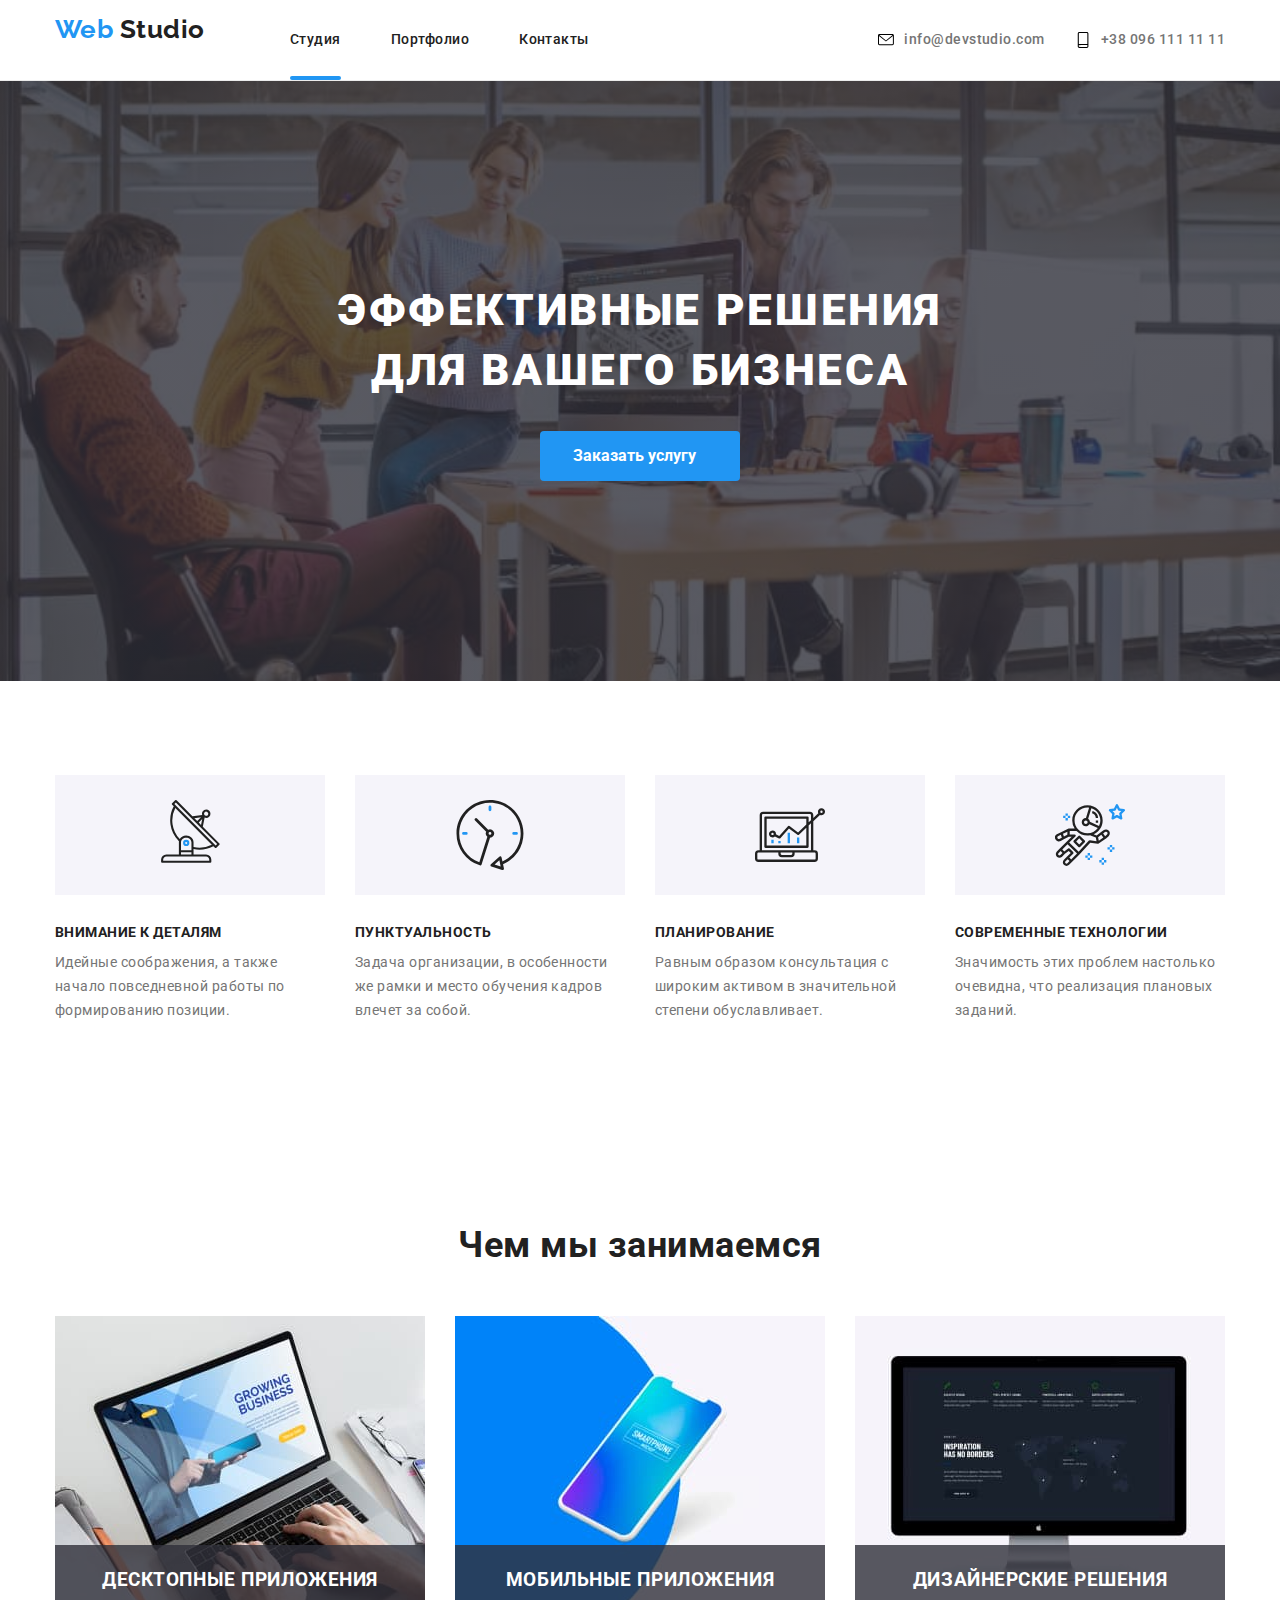
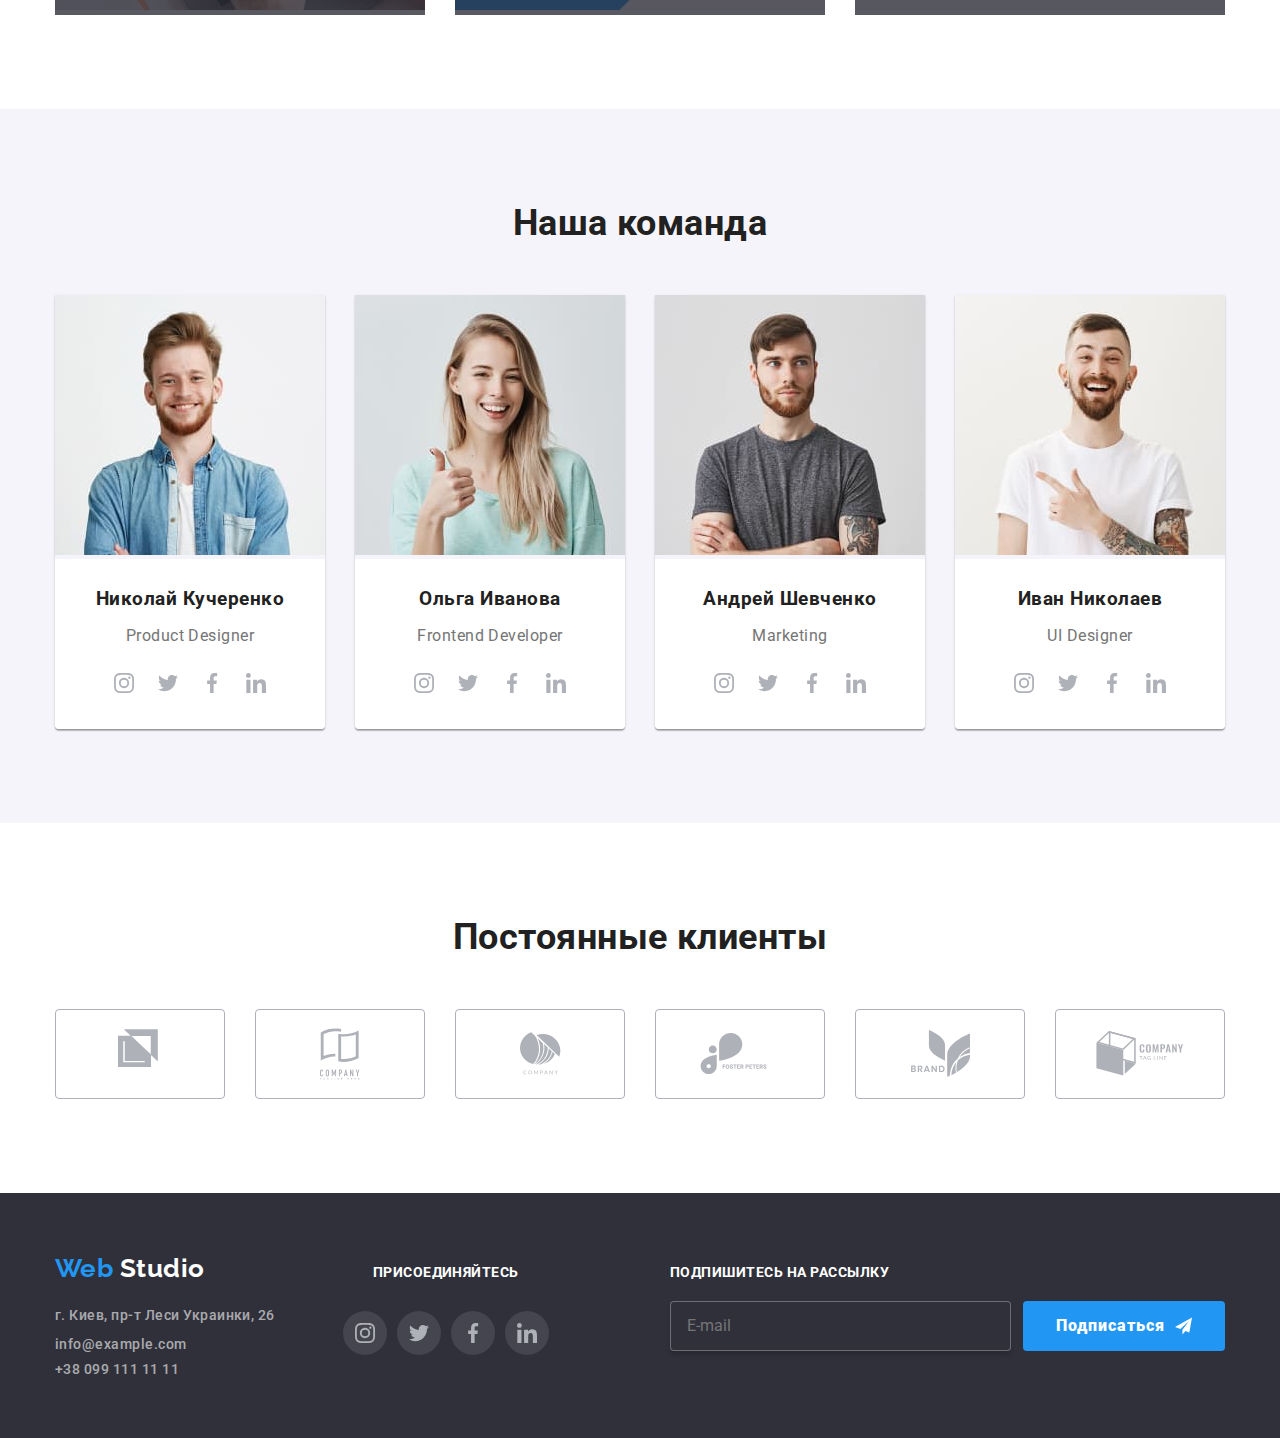
<file: index.html>
<!DOCTYPE html>
<html lang="ru">
  <head>
    <meta charset="UTF-8" />
    <meta name="viewport" content="width=device-width, initial-scale=1.0" />
    <link
      href="https://fonts.googleapis.com/css2?family=Raleway:wght@700&family=Roboto:wght@400;500;700;900&display=swap"
      rel="stylesheet"
    />
    <link
      rel="stylesheet"
      href="https://cdnjs.cloudflare.com/ajax/libs/modern-normalize/0.6.0/modern-normalize.min.css"
    />
    <link rel="stylesheet" href="css/main.min.css" />
    <title>Web Studio</title>
  </head>
  <body>
    <header class="header">
      <div class="container flex-container">
        <nav class="main-nav">
          <a class="logo" href=""
            ><span class="logo header-web">Web</span>
            <span class="logo header-studio">Studio</span>
          </a>

          <ul class="contacts-nav list">
            <li class="item">
              <a href="./index.html" class="contacts-nav-link current"
                >Студия</a
              >
            </li>
            <li class="item">
              <a href="./portfolio.html" class="contacts-nav-link">Портфолио</a>
            </li>
            <li class="item">
              <a href="" class="contacts-nav-link">Контакты</a>
            </li>
          </ul>
        </nav>
        <ul class="address-nav list">
          <li class="item">
            <a href="mailto:info@devstudio.com" class="link"
              ><svg width="16" height="16" class="icon-envelope">
                <use href="./images/sprite.svg#icon-envelope"></use>
              </svg>
              info@devstudio.com</a
            >
          </li>
          <li class="item">
            <a href="tel:+38096111111" class="link"
              ><svg width="16" height="16" class="icon-smartphone">
                <use href="./images/sprite.svg#icon-smartphone"></use></svg
              >+38 096 111 11 11</a
            >
          </li>
        </ul>
      </div>
    </header>
    <main>
      <div class="overlay">
        <section class="hero">
          <div class="container-hero">
            <h1 class="hero-title">
              Эффективные решения <br />
              для вашего бизнеса
            </h1>
            <button class="btn" data-modal-open>Заказать услугу</button>
          </div>
        </section>
      </div>
      <section class="section feature">
        <div class="container">
          <h2 class="section-title visually-hidden">Наши преимущества</h2>

          <ul class="feature-list list flex-container">
            <li class="item">
              <div class="features-layout">
                <svg class="features-icon">
                  <use
                    class="features-icon"
                    href="./images/sprite.svg#icon-antenna"
                  ></use>
                </svg>
              </div>

              <h3 class="title">Внимание к деталям</h3>
              <p class="feature-text">
                Идейные соображения, а также начало повседневной работы по
                формированию позиции.
              </p>
            </li>
            <li class="item">
              <div class="features-layout">
                <svg class="features-icon">
                  <use href="./images/sprite.svg#icon-clock"></use>
                </svg>
              </div>

              <h3 class="title">Пунктуальность</h3>
              <p class="feature-text">
                Задача организации, в особенности же рамки и место обучения
                кадров влечет за собой.
              </p>
            </li>
            <li class="item">
              <div class="features-layout">
                <svg class="features-icon">
                  <use href="./images/sprite.svg#icon-diagram"></use>
                </svg>
              </div>

              <h3 class="title">Планирование</h3>
              <p class="feature-text">
                Равным образом консультация с широким активом в значительной
                степени обуславливает.
              </p>
            </li>
            <li class="item">
              <div class="features-layout">
                <svg class="features-icon">
                  <use href="./images/sprite.svg#icon-astronaut"></use>
                </svg>
              </div>

              <h3 class="title">Современные технологии</h3>
              <p class="feature-text">
                Значимость этих проблем настолько очевидна, что реализация
                плановых заданий.
              </p>
            </li>
          </ul>
        </div>
      </section>
      <section class="wedo">
        <div class="container">
          <h2 class="section-title">Чем мы занимаемся</h2>
          <ul class="wedo-list list flex-container">
            <li class="item">
              <a href="" class="link"
                ><img
                  width="370"
                  height="294"
                  src="./images/desktop.jpg"
                  alt="Десктопные приложения"
              /></a>
              <h3 class="title">Десктопные приложения</h3>
            </li>
            <li class="item">
              <a href="" class="link"
                ><img
                  width="370"
                  height="294"
                  src="./images/mobile.jpg"
                  alt="Мобильные приложения"
              /></a>
              <h3 class="title">Мобильные приложения</h3>
            </li>
            <li class="item">
              <a href="" class="link"
                ><img
                  width="370"
                  height="294"
                  src="./images/designer.jpg"
                  alt="Дизайнерские решения"
              /></a>
              <h3 class="title">Дизайнерские решения</h3>
            </li>
          </ul>
        </div>
      </section>
      <section class="section team">
        <div class="container">
          <h2 class="section-title">Наша команда</h2>
          <ul class="team-list list flex-container">
            <li class="item">
              <a href="" class="link"
                ><img
                  width="270"
                  height="260"
                  src="./images/Kucherenko.jpg"
                  alt="product designer"
              /></a>
              <div class="team-overlay">
                <h3 class="title">Николай Кучеренко</h3>
                <p>Product Designer</p>
                <ul class="smm list">
                  <li>
                    <a href="" aria-label="Instagram link" class="social-link"
                      ><svg class="icon-social">
                        <use
                          href="./images/sprite.svg#icon-instagram"
                        ></use></svg
                    ></a>
                  </li>
                  <li>
                    <a href="" aria-label="Twitter link" class="social-link"
                      ><svg class="icon-social">
                        <use href="./images/sprite.svg#icon-twitter"></use></svg
                    ></a>
                  </li>
                  <li>
                    <a href="" aria-label="Facebook link" class="social-link"
                      ><svg class="icon-social">
                        <use
                          href="./images/sprite.svg#icon-facebook"
                        ></use></svg
                    ></a>
                  </li>
                  <li>
                    <a href="" aria-label="LinkedIn link" class="social-link"
                      ><svg class="icon-social">
                        <use
                          href="./images/sprite.svg#icon-linkedin"
                        ></use></svg
                    ></a>
                  </li>
                </ul>
              </div>
            </li>
            <li class="item">
              <a href=""
                ><img
                  width="270"
                  height="260"
                  src="./images/Ivanova.jpg"
                  alt="Frontend Developer"
              /></a>
              <div class="team-overlay">
                <h3 class="title">Ольга Иванова</h3>
                <p>Frontend Developer</p>
                <ul class="smm list">
                  <li>
                    <a href="" aria-label="Instagram link" class="social-link"
                      ><svg class="icon-social">
                        <use
                          href="./images/sprite.svg#icon-instagram"
                        ></use></svg
                    ></a>
                  </li>
                  <li>
                    <a href="" aria-label="Twitter link" class="social-link"
                      ><svg class="icon-social">
                        <use href="./images/sprite.svg#icon-twitter"></use></svg
                    ></a>
                  </li>
                  <li>
                    <a href="" aria-label="Facebook link" class="social-link"
                      ><svg class="icon-social">
                        <use
                          href="./images/sprite.svg#icon-facebook"
                        ></use></svg
                    ></a>
                  </li>
                  <li>
                    <a href="" aria-label="LinkedIn link" class="social-link"
                      ><svg class="icon-social">
                        <use
                          href="./images/sprite.svg#icon-linkedin"
                        ></use></svg
                    ></a>
                  </li>
                </ul>
              </div>
            </li>
            <li class="item">
              <a href=""
                ><img
                  width="270"
                  height="260"
                  src="./images/Shevchenko.jpg"
                  alt="marketer"
              /></a>
              <div class="team-overlay">
                <h3 class="title">Андрей Шевченко</h3>
                <p>Marketing</p>
                <ul class="smm list">
                  <li>
                    <a href="" aria-label="Instagram link" class="social-link"
                      ><svg class="icon-social">
                        <use
                          href="./images/sprite.svg#icon-instagram"
                        ></use></svg
                    ></a>
                  </li>
                  <li>
                    <a href="" aria-label="Twitter link" class="social-link"
                      ><svg class="icon-social">
                        <use href="./images/sprite.svg#icon-twitter"></use></svg
                    ></a>
                  </li>
                  <li>
                    <a href="" aria-label="Facebook link" class="social-link"
                      ><svg class="icon-social">
                        <use
                          href="./images/sprite.svg#icon-facebook"
                        ></use></svg
                    ></a>
                  </li>
                  <li>
                    <a href="" aria-label="LinkedIn link" class="social-link"
                      ><svg class="icon-social">
                        <use
                          href="./images/sprite.svg#icon-linkedin"
                        ></use></svg
                    ></a>
                  </li>
                </ul>
              </div>
            </li>
            <li class="item">
              <a href=""
                ><img
                  width="270"
                  height="260"
                  src="./images/Nikolaieff.jpg"
                  alt="product designer"
              /></a>
              <div class="team-overlay">
                <h3 class="title">Иван Николаев</h3>
                <p>UI Designer</p>
                <ul class="smm list">
                  <li>
                    <a href="" aria-label="Instagram link" class="social-link"
                      ><svg class="icon-social">
                        <use
                          href="./images/sprite.svg#icon-instagram"
                        ></use></svg
                    ></a>
                  </li>
                  <li>
                    <a href="" aria-label="Twitter link" class="social-link"
                      ><svg class="icon-social">
                        <use href="./images/sprite.svg#icon-twitter"></use></svg
                    ></a>
                  </li>
                  <li>
                    <a href="" aria-label="Facebook link" class="social-link"
                      ><svg class="icon-social">
                        <use
                          href="./images/sprite.svg#icon-facebook"
                        ></use></svg
                    ></a>
                  </li>
                  <li>
                    <a href="" aria-label="LinkedIn link" class="social-link"
                      ><svg class="icon-social">
                        <use
                          href="./images/sprite.svg#icon-linkedin"
                        ></use></svg
                    ></a>
                  </li>
                </ul>
              </div>
            </li>
          </ul>
        </div>
      </section>
      <section class="section clients">
        <div class="container">
          <h2 class="section-title">Постоянные клиенты</h2>
          <ul class="clients-list list flex-container">
            <li class="clients-item">
              <a href="" class="link">
                <svg class="clients-icon-1">
                  <use href="./images/sprite.svg#icon-Client1"></use>
                </svg>
              </a>
            </li>
            <li class="clients-item">
              <a href="" class="link">
                <svg class="clients-icon-2">
                  <use href="./images/sprite.svg#icon-Client2"></use>
                </svg>
              </a>
            </li>
            <li class="clients-item">
              <a href="" class="link">
                <svg class="clients-icon-3">
                  <use href="./images/sprite.svg#icon-Client3"></use>
                </svg>
              </a>
            </li>
            <li class="clients-item">
              <a href="" class="link">
                <svg class="clients-icon-4">
                  <use href="./images/sprite.svg#icon-Client4"></use>
                </svg>
              </a>
            </li>
            <li class="clients-item">
              <a href="" class="link">
                <svg class="clients-icon-5">
                  <use href="./images/sprite.svg#icon-Client5"></use>
                </svg>
              </a>
            </li>
            <li class="clients-item">
              <a href="" class="link">
                <svg class="clients-icon-6">
                  <use href="./images/sprite.svg#icon-Client6"></use>
                </svg>
              </a>
            </li>
          </ul>
        </div>
      </section>
      <!-- Modal window -->
      <div class="backdrop is-hidden" data-modal>
        <div class="style">
          <div class="modal">
            <h2 class="modal-title">Оставьте свои данные, мы вам перезвоним</h2>

            <form class="form" autocomplete="off">
              <div class="form-field">
                <input
                  type="text"
                  name="name"
                  id="name"
                  placeholder=" "
                  class="form-input"
                />
                <label for="name" class="form-label">Имя</label>
                <svg class="icon-input">
                  <use href="./images/sprite.svg#icon-person"></use>
                </svg>
              </div>

              <div class="form-field">
                <input
                  type="tel"
                  name="tel"
                  id="tel"
                  placeholder=" "
                  class="form-input"
                />
                <label for="tel" class="form-label">Телефон</label>
                <svg class="icon-input">
                  <use href="./images/sprite.svg#icon-phone2"></use>
                </svg>
              </div>

              <div class="form-field">
                <input
                  type="email"
                  name="mail"
                  id="mail"
                  placeholder=" "
                  class="form-input"
                />
                <label for="mail" class="form-label">Почта</label>
                <svg class="icon-input">
                  <use href="./images/sprite.svg#icon-email"></use>
                </svg>
              </div>

              <div class="form-field comm">
                <textarea
                  name="comm"
                  id="comment"
                  placeholder=" "
                  class="form-input comment"
                ></textarea>
                <label for="comment" class="form-label comment"
                  >Комментарий</label
                >
              </div>

              <label class="policy">
                <input type="checkbox" name="check" class="check" />
                <span class="icon-check"></span>
                Соглашаюсь с рассылкой и принимаю
                <a href="#" class="terms"> Условия договора</a>
              </label>

              <button type="submit" class="btn send">Отправить</button>
            </form>

            <button data-modal-close class="close-btn">
              <svg class="icon-close">
                <use href="./images/sprite.svg#icon-close"></use>
              </svg>
            </button>
          </div>
        </div>
      </div>
    </main>
    <footer class="footer">
      <div class="footer-flex container">
        <div class="footer-contacts">
          <a class="logo" href=""
            ><span class="logo footer-web">Web</span>
            <span class="logo footer-studio">Studio</span>
          </a>

          <address class="address">
            <ul class="list">
              <li>
                <p class="address-text">г. Киев, пр-т Леси Украинки, 26</p>
              </li>
              <li>
                <a href="mailto:info@example.com" class="link"
                  >info@example.com</a
                >
              </li>
              <li>
                <a href="" class="link">+38 099 111 11 11</a>
              </li>
            </ul>
          </address>
        </div>
        <div class="social">
          <h3 class="title">Присоединяйтесь</h3>
          <ul class="list">
            <li class="item">
              <a href="" aria-label="Instagram link" class="social-link"
                ><svg class="icon-social">
                  <use href="./images/sprite.svg#icon-instagram"></use></svg
              ></a>
            </li>
            <li class="item">
              <a href="" aria-label="Twitter link" class="social-link"
                ><svg class="icon-social">
                  <use href="./images/sprite.svg#icon-twitter"></use></svg
              ></a>
            </li>
            <li class="item">
              <a href="" aria-label="Facebook link" class="social-link"
                ><svg class="icon-social">
                  <use href="./images/sprite.svg#icon-facebook"></use></svg
              ></a>
            </li>
            <li class="item">
              <a href="" aria-label="LinkedIn link" class="social-link"
                ><svg class="icon-social">
                  <use href="./images/sprite.svg#icon-linkedin"></use></svg
              ></a>
            </li>
          </ul>
        </div>
        <div class="footer-nav mailing">
          <h3 class="title">Подпишитесь на рассылку</h3>
          <form class="mailing-form" autocomplete="off">
            <input
              class="mail-input"
              type="email"
              name="email"
              placeholder="E-mail"
              required=""
            />
            <button class="btn submit" type="submit">
              Подписаться
              <svg class="submit-icon" width="24" height="24">
                <use href="./images/sprite.svg#icon-send"></use>
              </svg>
            </button>
          </form>
        </div>
      </div>
    </footer>
    <script src="./js/modal.js"></script>
  </body>
</html>
</file>
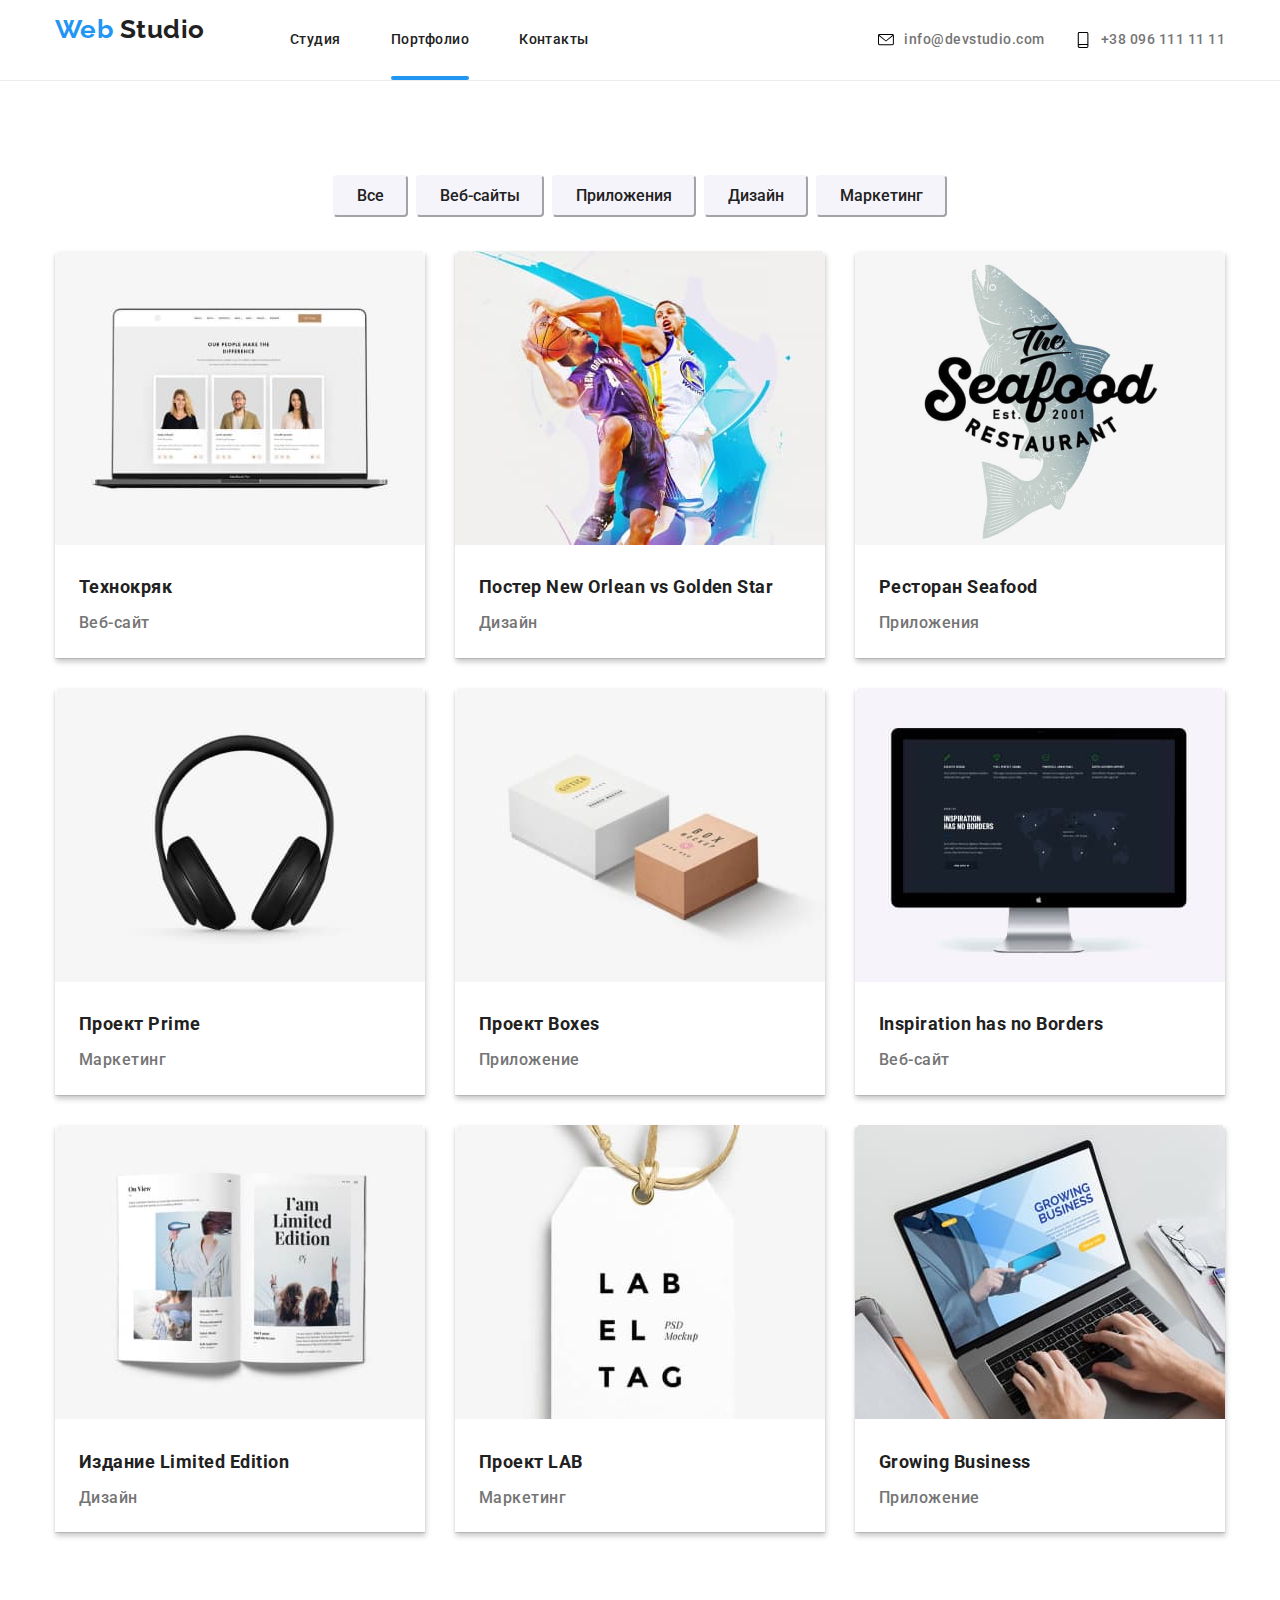
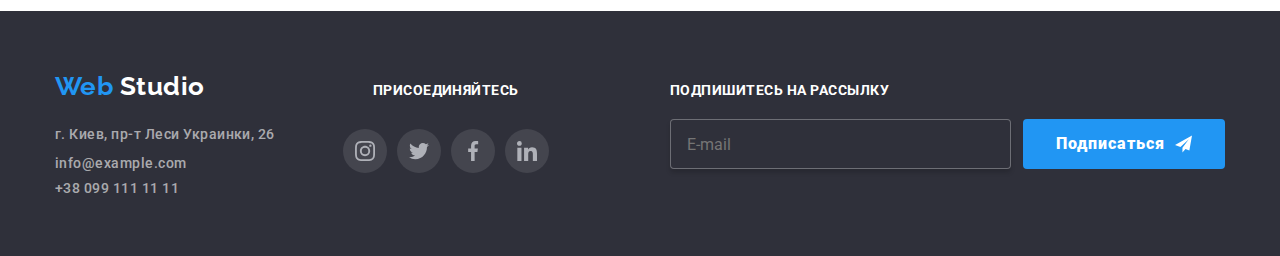
<file: portfolio.html>
<!DOCTYPE html>
<html lang="ru">
  <head>
    <meta charset="UTF-8" />
    <meta name="viewport" content="width=device-width, initial-scale=1.0" />
    <title>Портфолио</title>
    <link
      href="https://fonts.googleapis.com/css2?family=Raleway:wght@700&family=Roboto:wght@400;500;700;900&display=swap"
      rel="stylesheet"
    />
    <link
      rel="stylesheet"
      href="https://cdnjs.cloudflare.com/ajax/libs/modern-normalize/0.6.0/modern-normalize.min.css"
    />
    <link rel="stylesheet" href="css/main.min.css" />
  </head>
  <body>
    <header class="header">
      <div class="container flex-container">
        <nav class="main-nav">
          <a class="logo" href=""
            ><span class="logo header-web">Web</span>
            <span class="logo header-studio">Studio</span>
          </a>

          <ul class="contacts-nav list">
            <li class="item">
              <a href="./index.html" class="contacts-nav-link">Студия</a>
            </li>
            <li class="item">
              <a href="./portfolio.html" class="contacts-nav-link current"
                >Портфолио</a
              >
            </li>
            <li class="item">
              <a href="" class="contacts-nav-link">Контакты</a>
            </li>
          </ul>
        </nav>
        <ul class="address-nav list">
          <li class="item">
            <a href="mailto:info@devstudio.com" class="link"
              ><svg width="16" height="16" class="icon-envelope">
                <use href="./images/sprite.svg#icon-envelope"></use>
              </svg>
              info@devstudio.com</a
            >
          </li>
          <li class="item">
            <a href="tel:+38096111111" class="link"
              ><svg width="16" height="16" class="icon-smartphone">
                <use href="./images/sprite.svg#icon-smartphone"></use></svg
              >+38 096 111 11 11</a
            >
          </li>
        </ul>
      </div>
    </header>
    <main>
      <section class="works">
        <div class="container">
          <h1 class="hero-title visually-hidden">Наши работы</h1>
          <ul class="button-list list menu-nav">
            <li class="item">
              <button type="button" class="works-button">Все</button>
            </li>
            <li class="item">
              <button type="button" class="works-button">Веб-сайты</button>
            </li>
            <li class="item">
              <button type="button" class="works-button">Приложения</button>
            </li>
            <li class="item">
              <button type="button" class="works-button">Дизайн</button>
            </li>
            <li class="item">
              <button type="button" class="works-button">Маркетинг</button>
            </li>
          </ul>

          <ul class="works-list">
            <li class="item">
              <a href="" class="link">
                <div class="project-thumb">
                  <img
                    width="370"
                    height="294"
                    src="./images/portfolio/technocrack.jpg"
                    alt="технокряк"
                  />

                  <div class="card-overlay">
                    <p class="text-hover">
                      Технокряк это современная площадка распространения
                      коронавируса. Компании используют эту платформу для
                      цифрового шпионажа и атак на защищённые сервера
                      конкурентов.
                    </p>
                  </div>
                </div>
                <div class="profile">
                  <h2 class="title">Технокряк</h2>
                  <p class="works-description">Веб-сайт</p>
                </div>
              </a>
            </li>

            <li class="item">
              <a href="" class="link">
                <div class="project-thumb">
                  <img
                    width="370"
                    height="294"
                    src="./images/portfolio/nba.jpg"
                    alt="постер"
                  />

                  <div class="card-overlay">
                    <p class="text-hover">
                      Технокряк это современная площадка распространения
                      коронавируса. Компании используют эту платформу для
                      цифрового шпионажа и атак на защищённые сервера
                      конкурентов.
                    </p>
                  </div>
                </div>

                <div class="profile">
                  <h2 class="title">Постер New Orlean vs Golden Star</h2>
                  <p class="works-description">Дизайн</p>
                </div>
              </a>
            </li>
            <li class="item">
              <a href="" class="link">
                <div class="project-thumb">
                  <img
                    width="370"
                    height="294"
                    src="./images/portfolio/seafood.jpg"
                    alt="приложение ресторана"
                  />

                  <div class="card-overlay">
                    <p class="text-hover">
                      Технокряк это современная площадка распространения
                      коронавируса. Компании используют эту платформу для
                      цифрового шпионажа и атак на защищённые сервера
                      конкурентов.
                    </p>
                  </div>
                </div>
                <div class="profile">
                  <h2 class="title">Ресторан Seafood</h2>
                  <p class="works-description">Приложения</p>
                </div>
              </a>
            </li>
            <li class="item">
              <a href="" class="link">
                <div class="project-thumb">
                  <img
                    width="370"
                    height="294"
                    src="./images/portfolio/prime.jpg"
                    alt="проект прайм"
                  />

                  <div class="card-overlay">
                    <p class="text-hover">
                      Технокряк это современная площадка распространения
                      коронавируса. Компании используют эту платформу для
                      цифрового шпионажа и атак на защищённые сервера
                      конкурентов.
                    </p>
                  </div>
                </div>
                <div class="profile">
                  <h2 class="title">Проект Prime</h2>
                  <p class="works-description">Маркетинг</p>
                </div>
              </a>
            </li>
            <li class="item">
              <a href="" class="link">
                <div class="project-thumb">
                  <img
                    width="370"
                    height="294"
                    src="./images/portfolio/boxes.jpg"
                    alt="проект boxes"
                  />

                  <div class="card-overlay">
                    <p class="text-hover">
                      Технокряк это современная площадка распространения
                      коронавируса. Компании используют эту платформу для
                      цифрового шпионажа и атак на защищённые сервера
                      конкурентов.
                    </p>
                  </div>
                </div>
                <div class="profile">
                  <h2 class="title">Проект Boxes</h2>
                  <p class="works-description">Приложение</p>
                </div>
              </a>
            </li>
            <li class="item">
              <a href="" class="link">
                <div class="project-thumb">
                  <img
                    width="370"
                    height="294"
                    src="./images/portfolio/noborders.jpg"
                    alt="нет границ"
                  />

                  <div class="card-overlay">
                    <p class="text-hover">
                      Технокряк это современная площадка распространения
                      коронавируса. Компании используют эту платформу для
                      цифрового шпионажа и атак на защищённые сервера
                      конкурентов.
                    </p>
                  </div>
                </div>
                <div class="profile">
                  <h2 class="title">Inspiration has no Borders</h2>
                  <p class="works-description">Веб-сайт</p>
                </div>
              </a>
            </li>
            <li class="item">
              <a href="" class="link">
                <div class="project-thumb">
                  <img
                    width="370"
                    height="294"
                    src="./images/portfolio/edition.jpg"
                    alt="издание"
                  />

                  <div class="card-overlay">
                    <p class="text-hover">
                      Технокряк это современная площадка распространения
                      коронавируса. Компании используют эту платформу для
                      цифрового шпионажа и атак на защищённые сервера
                      конкурентов.
                    </p>
                  </div>
                </div>
                <div class="profile">
                  <h2 class="title">Издание Limited Edition</h2>
                  <p class="works-description">Дизайн</p>
                </div>
              </a>
            </li>
            <li class="item">
              <a href="" class="link">
                <div class="project-thumb">
                  <img
                    width="370"
                    height="294"
                    src="./images/portfolio/lab.jpg"
                    alt="проект Лаб"
                  />

                  <div class="card-overlay">
                    <p class="text-hover">
                      Технокряк это современная площадка распространения
                      коронавируса. Компании используют эту платформу для
                      цифрового шпионажа и атак на защищённые сервера
                      конкурентов.
                    </p>
                  </div>
                </div>
                <div class="profile">
                  <h2 class="title">Проект LAB</h2>
                  <p class="works-description">Маркетинг</p>
                </div>
              </a>
            </li>
            <li class="item">
              <a href="" class="link">
                <div class="project-thumb">
                  <img
                    width="370"
                    height="294"
                    src="./images/portfolio/growing.jpg"
                    alt="технокряк"
                  />

                  <div class="card-overlay">
                    <p class="text-hover">
                      Технокряк это современная площадка распространения
                      коронавируса. Компании используют эту платформу для
                      цифрового шпионажа и атак на защищённые сервера
                      конкурентов.
                    </p>
                  </div>
                </div>
                <div class="profile">
                  <h2 class="title">Growing Business</h2>
                  <p class="works-description">Приложение</p>
                </div>
              </a>
            </li>
          </ul>
        </div>
      </section>
    </main>
    <footer class="footer">
      <div class="footer-flex container">
        <div class="footer-contacts">
          <a class="logo" href=""
            ><span class="logo footer-web">Web</span>
            <span class="logo footer-studio">Studio</span>
          </a>

          <address class="address">
            <ul class="list">
              <li>
                <p class="address-text">г. Киев, пр-т Леси Украинки, 26</p>
              </li>
              <li>
                <a href="mailto:info@example.com" class="link"
                  >info@example.com</a
                >
              </li>
              <li>
                <a href="" class="link">+38 099 111 11 11</a>
              </li>
            </ul>
          </address>
        </div>
        <div class="social">
          <h3 class="title">Присоединяйтесь</h3>
          <ul class="list">
            <li class="item">
              <a href="" aria-label="Instagram link" class="social-link"
                ><svg class="icon-social">
                  <use href="./images/sprite.svg#icon-instagram"></use></svg
              ></a>
            </li>
            <li class="item">
              <a href="" aria-label="Twitter link" class="social-link"
                ><svg class="icon-social">
                  <use href="./images/sprite.svg#icon-twitter"></use></svg
              ></a>
            </li>
            <li class="item">
              <a href="" aria-label="Facebook link" class="social-link"
                ><svg class="icon-social">
                  <use href="./images/sprite.svg#icon-facebook"></use></svg
              ></a>
            </li>
            <li class="item">
              <a href="" aria-label="LinkedIn link" class="social-link"
                ><svg class="icon-social">
                  <use href="./images/sprite.svg#icon-linkedin"></use></svg
              ></a>
            </li>
          </ul>
        </div>
        <div class="footer-nav mailing">
          <h3 class="title">Подпишитесь на рассылку</h3>
          <form class="mailing-form" autocomplete="off">
            <input
              class="mail-input"
              type="email"
              name="email"
              placeholder="E-mail"
              required=""
            />
            <button class="btn submit" type="submit">
              Подписаться
              <svg class="submit-icon" width="24" height="24">
                <use href="./images/sprite.svg#icon-send"></use>
              </svg>
            </button>
          </form>
        </div>
      </div>
    </footer>
  </body>
</html>
</file>
<file: css/main.min.css>
html{-webkit-box-sizing:border-box;box-sizing:border-box}*,*::before,*::after{-webkit-box-sizing:inherit;box-sizing:inherit}body{background-color:#fff;color:#757575;font-family:Roboto, sans-serif;letter-spacing:0.03em}.header{border-bottom:1px solid #ececec}.container{width:1200px;padding-left:15px;padding-right:15px;margin-left:auto;margin-right:auto;background-color:#fff}.flex-container{display:-webkit-box;display:-ms-flexbox;display:flex;-webkit-box-align:center;-ms-flex-align:center;align-items:center}.list{list-style:none;padding:0;margin:0}.text{margin-top:0;margin-bottom:0}.title{color:#212121;margin-top:0;margin-bottom:0}.section-title{margin-top:0;margin-bottom:50px;font-weight:700;font-size:36px;line-height:1.16;text-align:center;color:#212121}.button{color:#fff;background-color:#2196f3;text-decoration:none;min-width:200px;min-height:50px;display:inline-block}button{font-family:inherit}.btn{display:-webkit-inline-box;display:-ms-inline-flexbox;display:inline-flex;min-width:200px;height:50px;padding:10px 32px;border-radius:4px;border:1px solid transparent;margin-left:auto;margin-right:auto;color:#fff;background-color:#2196f3;font-family:inherit;font-weight:bold;font-size:16px;line-height:1.88;-webkit-box-align:center;-ms-flex-align:center;align-items:center;text-align:center;cursor:pointer}.social-link{display:-webkit-inline-box;display:-ms-inline-flexbox;display:inline-flex;-webkit-box-align:center;-ms-flex-align:center;align-items:center;-webkit-box-pack:center;-ms-flex-pack:center;justify-content:center;background-color:rgba(255,255,255,0.1);border-radius:50%;width:44px;height:44px;-webkit-transition-property:fill, color, background-color;transition-property:fill, color, background-color;-webkit-transition-duration:250ms;transition-duration:250ms;-webkit-transition-timing-function:cubic-bezier(0.4, 0, 0.2, 1);transition-timing-function:cubic-bezier(0.4, 0, 0.2, 1);fill:#afb1b8}.social-link:hover,.social-link:focus{background-color:#2196f3;fill:#fff}.icon-social{width:20px;height:20px}.social .icon-social{--color2: $primary-text-color}.visually-hidden{position:absolute;overflow:hidden;clip:rect(0 0 0 0);height:1px;width:1px;margin:-1px;padding:0;border:0}.logo{font-family:Raleway;font-weight:bold;font-size:26px;line-height:1.2;text-decoration:none}.header-web{color:#2196f3}.header-studio{display:inline-block;margin-bottom:20px;color:#212121}.footer-web{display:inline-block;margin-bottom:20px;color:#2196f3}.footer-studio{color:#fff}.main-nav{display:-webkit-box;display:-ms-flexbox;display:flex;-webkit-box-align:center;-ms-flex-align:center;align-items:center}.menu-nav{display:-webkit-box;display:-ms-flexbox;display:flex;-webkit-box-pack:center;-ms-flex-pack:center;justify-content:center;-webkit-box-align:center;-ms-flex-align:center;align-items:center}.contacts-nav{display:-webkit-box;display:-ms-flexbox;display:flex;margin-left:85px}.contacts-nav .item{font-weight:500;font-size:14px;line-height:1.14}.contacts-nav .item+.item{margin-left:50px}.contacts-nav-link{position:relative;display:block;padding-top:32px;padding-bottom:32px;-webkit-transition-property:color;transition-property:color;-webkit-transition-duration:250ms;transition-duration:250ms;-webkit-transition-timing-function:cubic-bezier(0.4, 0, 0.2, 1);transition-timing-function:cubic-bezier(0.4, 0, 0.2, 1);font-style:normal;color:#212121;font-size:14px;text-decoration:none;line-height:1.14;margin:0;color:#212121}.contacts-nav-link:hover,.conacts-nav-link:focus{color:#2196f3}.address-nav{margin-left:auto;display:-webkit-box;display:-ms-flexbox;display:flex;-ms-flex-line-pack:center;align-content:center;-webkit-box-pack:center;-ms-flex-pack:center;justify-content:center}.address-nav .title{font-weight:700;font-size:14px;line-height:1.14;text-transform:uppercase;color:#fff}.address-nav .item+.item{margin-left:30px}.address-nav .list{font-weight:500;font-size:14px;line-height:1.14}.address-nav .item{display:-webkit-box;display:-ms-flexbox;display:flex;-webkit-box-align:center;-ms-flex-align:center;align-items:center;font-weight:500;font-size:14px;line-height:1.14;padding-top:10px;padding-bottom:10px}.address-nav .link{display:-webkit-box;display:-ms-flexbox;display:flex;-webkit-box-align:center;-ms-flex-align:center;align-items:center;-webkit-box-pack:center;-ms-flex-pack:center;justify-content:center;-webkit-transition-property:fill, color;transition-property:fill, color;-webkit-transition-duration:250ms;transition-duration:250ms;-webkit-transition-timing-function:cubic-bezier(0.4, 0, 0.2, 1);transition-timing-function:cubic-bezier(0.4, 0, 0.2, 1);font-style:normal;color:#212121;font-size:14px;text-decoration:none;color:#757575;padding-top:10px;padding-bottom:10px}.address-nav .link:hover,.address-nav .link:focus{color:#2196f3;fill:#2196f3}.icon-envelope,.icon-smartphone{margin-right:10px}.current::after{position:absolute;left:0;bottom:0;content:'';display:block;width:100%;height:4px;border-radius:2px;background-color:#2196f3}.hero{text-align:center;padding-top:200px;padding-bottom:200px}.hero-title{font-weight:900;font-size:44px;line-height:1.36;text-align:center;letter-spacing:0.06em;text-transform:uppercase;color:#fff;margin-top:0;margin-bottom:30px}.container-hero{width:1200px;padding-left:15px;padding-right:15px;margin-left:auto;margin-right:auto}.overlay{height:600px;max-width:1600px;margin-right:auto;margin-left:auto;background-image:-webkit-gradient(linear, left top, left bottom, from(rgba(47,48,58,0.8)), to(rgba(47,48,58,0.8))),url(../images/Header-img.jpg);background-image:linear-gradient(rgba(47,48,58,0.8), rgba(47,48,58,0.8)),url(../images/Header-img.jpg);background-color:#757575;background-repeat:no-repeat;background-size:cover;background-position:center}.backdrop{position:fixed;top:0;left:0;z-index:1;overflow-y:auto;width:100%;height:100%;background-color:rgba(0,0,0,0.2);-webkit-transition:opacity 250ms cubic-bezier(0.4, 0, 0.2, 1);transition:opacity 250ms cubic-bezier(0.4, 0, 0.2, 1)}.backdrop.is-hidden{opacity:0;visibility:hidden;pointer-events:none}.modal{position:absolute;left:50%;top:50%;-webkit-transform:translate(-50%, -50%) scale(1);transform:translate(-50%, -50%) scale(1);-webkit-transition:-webkit-transform 250ms cubic-bezier(0.4, 0, 0.2, 1);transition:-webkit-transform 250ms cubic-bezier(0.4, 0, 0.2, 1);transition:transform 250ms cubic-bezier(0.4, 0, 0.2, 1);transition:transform 250ms cubic-bezier(0.4, 0, 0.2, 1), -webkit-transform 250ms cubic-bezier(0.4, 0, 0.2, 1);width:528px;height:581px;padding:40px;font-style:normal;font-weight:normal;font-size:14px;line-height:1.14;letter-spacing:0.01em;text-align:center;background-color:#fff;-webkit-box-shadow:0px 2px 1px rgba(0,0,0,0.2),0px 1px 1px rgba(0,0,0,0.14),0px 1px 3px rgba(0,0,0,0.12);box-shadow:0px 2px 1px rgba(0,0,0,0.2),0px 1px 1px rgba(0,0,0,0.14),0px 1px 3px rgba(0,0,0,0.12);border-radius:4px}.is-hidden .modal{-webkit-transform:translate(-50%, -50%) scale(0.5);transform:translate(-50%, -50%) scale(0.5)}.modal-title{margin:0;margin-bottom:30px;font-family:Roboto;font-style:normal;font-weight:bold;font-size:20px;line-height:1.15;text-align:center;letter-spacing:0.03em;color:#212121}.form-field{position:relative;display:block;width:100%;margin-bottom:28px}.form-field.comm{margin-bottom:20px}.form-label{position:absolute;top:12px;left:42px;-webkit-transition:-webkit-transform 250ms cubic-bezier(0.4, 0, 0.2, 1);transition:-webkit-transform 250ms cubic-bezier(0.4, 0, 0.2, 1);transition:transform 250ms cubic-bezier(0.4, 0, 0.2, 1);transition:transform 250ms cubic-bezier(0.4, 0, 0.2, 1), -webkit-transform 250ms cubic-bezier(0.4, 0, 0.2, 1)}.form-label.comment{top:12px;left:12px}.btn.send{display:-webkit-inline-box;display:-ms-inline-flexbox;display:inline-flex;padding-left:55px;padding-right:55px}.form-input{margin:0;padding:12px;padding-left:42px;width:448px;height:40px;color:rgba(33,33,33,0.2);border-width:1px;border-style:solid;border-color:rgba(33,33,33,0.2);-webkit-box-sizing:border-box;box-sizing:border-box;border-radius:4px;-webkit-transition:border-color 250ms cubic-bezier(0.4, 0, 0.2, 1);transition:border-color 250ms cubic-bezier(0.4, 0, 0.2, 1)}.form-input.comment{height:120px;padding-top:12px;padding-left:16px;white-space:nowrap;resize:none}.policy{display:-webkit-box;display:-ms-flexbox;display:flex;font-style:normal;font-weight:normal;font-size:14px;line-height:1.71;letter-spacing:0.03em;-webkit-box-align:center;-ms-flex-align:center;align-items:center;margin-bottom:30px;cursor:pointer;color:#757575}.terms{display:block;margin-left:5px;text-decoration:underline;text-align:right;color:#2196f3}.check{position:absolute;width:1px;height:1px;margin:-1px;border:0;padding:0;clip:rect(0 0 0 0);overflow:hidden}.icon-check::before{content:'';display:inline-block;width:16px;height:15px;margin-right:9px;border:2px solid #212121;background-color:#fff;border-radius:2px;-webkit-transition:-webkit-transform 250ms cubic-bezier(0.4, 0, 0.2, 1);transition:-webkit-transform 250ms cubic-bezier(0.4, 0, 0.2, 1);transition:transform 250ms cubic-bezier(0.4, 0, 0.2, 1);transition:transform 250ms cubic-bezier(0.4, 0, 0.2, 1), -webkit-transform 250ms cubic-bezier(0.4, 0, 0.2, 1)}.check:checked+.icon-check::before{background-color:#2196f3;background-image:url(../images/icon-check.svg);background-size:cover;border-radius:2px;border-color:#2196f3;background-origin:border-box}.icon-input{position:absolute;top:50%;left:18px;width:18px;height:18px;-webkit-transform:translateY(-50%);transform:translateY(-50%);fill:#212121;-webkit-transition:fill 250ms cubic-bezier(0.4, 0, 0.2, 1);transition:fill 250ms cubic-bezier(0.4, 0, 0.2, 1)}.icon-close{display:-webkit-box;display:-ms-flexbox;display:flex;width:15px;height:15px;fill:currentColor;-webkit-transition:fill 250ms cubic-bezier(0.4, 0, 0.2, 1);transition:fill 250ms cubic-bezier(0.4, 0, 0.2, 1)}.close-btn{position:absolute;top:8px;right:8px;display:-webkit-inline-box;display:-ms-inline-flexbox;display:inline-flex;-webkit-box-align:center;-ms-flex-align:center;align-items:center;-webkit-box-pack:center;-ms-flex-pack:center;justify-content:center;width:30px;height:30px;padding:0;border:0;border-radius:50%;cursor:pointer;background-color:#fff;-webkit-box-shadow:0px 2px 1px rgba(0,0,0,0.2),0px 1px 1px rgba(0,0,0,0.14),0px 1px 3px rgba(0,0,0,0.12);box-shadow:0px 2px 1px rgba(0,0,0,0.2),0px 1px 1px rgba(0,0,0,0.14),0px 1px 3px rgba(0,0,0,0.12)}.close-btn:hover .icon-close{fill:#2196f3}.form-input:focus{border-color:#2196f3;fill:#2196f3;color:inherit;outline:none;cursor:pointer}.form-input:focus+.form-label,.form-input:not(:placeholder-shown)+.form-label{color:#2196f3;-webkit-transform:translate(-30px, -30px);transform:translate(-30px, -30px)}.form-input:focus+.form-label.comment,.form-input:not(:placeholder-shown)+.form-label.comment{color:#2196f3;-webkit-transform:translateY(-30px);transform:translateY(-30px)}.form-input:focus ~ .icon-input,.form-input:not(:placeholder-shown) ~ .icon-input{fill:#2196f3}.style{display:-webkit-box;display:-ms-flexbox;display:flex;-webkit-box-pack:center;-ms-flex-pack:center;justify-content:center;-webkit-box-align:center;-ms-flex-align:center;align-items:center;min-height:100%;padding-top:20px;padding-bottom:20px}.feature{padding-top:94px;padding-bottom:94px}.feature-list .item{text-align:center;width:calc((100% - 90px) / 4)}.feature-list .item+.item{margin-left:30px}.feature-list .title{text-align:left;margin-top:30px;margin-bottom:10px;font-weight:700;font-size:14px;line-height:1.14;text-transform:uppercase;color:#212121}.feature-title{margin-bottom:55px}.feature-text{font-weight:400;font-size:14px;line-height:1.71;color:#757575;text-align:left;margin-top:0}.features-layout{height:120px;background-color:#f5f4fa;display:-webkit-box;display:-ms-flexbox;display:flex;-webkit-box-pack:center;-ms-flex-pack:center;justify-content:center;-webkit-box-align:center;-ms-flex-align:center;align-items:center}.features-icon{width:70px;height:70px}.wedo{padding-top:94px;padding-bottom:94px}.wedo .container{position:relative}.wedo .title{border-radius:0px;position:absolute;display:-webkit-box;display:-ms-flexbox;display:flex;-webkit-box-pack:center;-ms-flex-pack:center;justify-content:center;bottom:0;width:calc((100% - 90px) / 3);margin-top:0px;padding-top:27px;padding-bottom:27px;font-style:normal;font-weight:bold;line-height:16px;letter-spacing:0.03em;text-transform:uppercase;color:#fff;background:rgba(47,48,58,0.8)}.wedo-list .item{width:calc((100% - 60px) / 3)}.wedo-list .item+.item{margin-left:30px}.team{padding-top:94px;padding-bottom:94px;background-color:#f5f4fa}.team .container{background-color:#f5f4fa}.team-overlay{background-color:#fff;padding-top:30px;padding-bottom:24px}.team-list .link{text-decoration:none}.team-list .social-link:hover,.team-list .social-link:focus{background-color:#2196f3}.team-list .item{width:calc((100% - 90px) / 4);text-align:center;-webkit-box-shadow:0px 2px 1px rgba(0,0,0,0.2),0px 1px 1px rgba(0,0,0,0.14),0px 1px 3px rgba(0,0,0,0.12);box-shadow:0px 2px 1px rgba(0,0,0,0.2),0px 1px 1px rgba(0,0,0,0.14),0px 1px 3px rgba(0,0,0,0.12);border-radius:0px 0px 4px 4px;overflow:hidden;border:#afb1b8}.team-list .item+.item{margin-left:30px}.smm{display:-webkit-box;display:-ms-flexbox;display:flex;-webkit-box-pack:center;-ms-flex-pack:center;justify-content:center}.smm .list{-webkit-box-pack:center;-ms-flex-pack:center;justify-content:center;-webkit-box-align:center;-ms-flex-align:center;align-items:center}.clients{padding-top:94px;padding-bottom:94px}.clients a{-webkit-transition-property:border-color, fill;transition-property:border-color, fill;-webkit-transition-duration:250ms;transition-duration:250ms;-webkit-transition-timing-function:cubic-bezier(0.4, 0, 0.2, 1);transition-timing-function:cubic-bezier(0.4, 0, 0.2, 1);display:-webkit-box;display:-ms-flexbox;display:flex;width:170px;height:90px;border:1px solid #afb1b8;stroke-width:1px;border-radius:4px;-webkit-box-pack:center;-ms-flex-pack:center;justify-content:center;-webkit-box-align:center;-ms-flex-align:center;align-items:center;fill:#afb1b8}.clients-list{display:-webkit-box;display:-ms-flexbox;display:flex;-webkit-box-pack:justify;-ms-flex-pack:justify;justify-content:space-between}.clients-item{display:-webkit-box;display:-ms-flexbox;display:flex;-webkit-box-pack:center;-ms-flex-pack:center;justify-content:center;-webkit-box-align:center;-ms-flex-align:center;align-items:center}.clients-item a:hover,.clients-item a:focus{border-color:#2196f3;fill:#2196f3;--color2: $accent-color;border-width:2px}.clients-icon-6{width:88px;height:45px}.clients-icon-5{width:59px;height:47px}.clients-icon-4{width:80px;height:42px}.clients-icon-3{width:41px;height:43px}.clients-icon-2{width:40px;height:52px}.clients-icon-1{width:44px;height:49px}footer,.footer-flex{background-color:#2f303a}.footer-flex{display:-webkit-box;display:-ms-flexbox;display:flex;-webkit-box-align:baseline;-ms-flex-align:baseline;align-items:baseline;-webkit-box-pack:justify;-ms-flex-pack:justify;justify-content:space-between;padding-bottom:60px;padding-top:60px}.footer-nav{width:calc((100% - 60px) / 2)}.footer-nav .title{margin-bottom:20px;font-weight:700;font-size:14px;line-height:1.14;text-transform:uppercase;color:#fff}.footer-contacts{width:calc((100% - 60px) / 4)}.social{width:calc((100% - 60px) / 4)}.social .list{padding-top:10px;display:-webkit-box;display:-ms-flexbox;display:flex;-webkit-box-pack:center;-ms-flex-pack:center;justify-content:center;-webkit-box-align:center;-ms-flex-align:center;align-items:center}.social .item:not(:first-child){margin-left:10px}.social .link{font-family:inherit;font-weight:500;font-size:14px;line-height:1.14;text-decoration:none}.social .link{-webkit-transition-property:fill, color;transition-property:fill, color;-webkit-transition-duration:250ms;transition-duration:250ms;-webkit-transition-timing-function:cubic-bezier(0.4, 0, 0.2, 1);transition-timing-function:cubic-bezier(0.4, 0, 0.2, 1)}.social .link:hover,.social .link:focus{color:#2196f3}.social .title{margin-bottom:20px;font-weight:700;font-size:14px;line-height:1.14;text-transform:uppercase;color:#fff;text-align:center}.address{display:-webkit-box;display:-ms-flexbox;display:flex;-webkit-box-orient:vertical;-webkit-box-direction:normal;-ms-flex-direction:column;flex-direction:column}.address .link{-webkit-transition-property:fill, color;transition-property:fill, color;-webkit-transition-duration:250ms;transition-duration:250ms;-webkit-transition-timing-function:cubic-bezier(0.4, 0, 0.2, 1);transition-timing-function:cubic-bezier(0.4, 0, 0.2, 1);font-family:inherit;font-weight:500;font-size:14px;line-height:1.14;text-decoration:none;font-style:normal;color:rgba(255,255,255,0.6);margin-top:9px;display:block}.address .link:hover,.address .link:focus{color:#2196f3}.address-text{font-family:Roboto;font-style:normal;font-weight:500;font-size:14px;line-height:1.71;color:rgba(255,255,255,0.6);margin-top:0;margin-bottom:0}.mailing{margin-left:94px}.mailing-form{position:relative;display:-webkit-box;display:-ms-flexbox;display:flex}.mail-input{display:inline-block;width:358px;height:50px;padding-left:16px;border:1px solid rgba(255,255,255,0.3);-webkit-box-sizing:border-box;box-sizing:border-box;-webkit-box-shadow:0px 4px 4px rgba(0,0,0,0.15);box-shadow:0px 4px 4px rgba(0,0,0,0.15);border-radius:4px;color:rgba(255,255,255,0.6);background-color:#2f303a}.btn.submit{display:-webkit-inline-box;display:-ms-inline-flexbox;display:inline-flex;font-weight:900;letter-spacing:0.06em;margin-left:12px}.submit-icon{display:block;width:24px;height:24px;margin-left:10px;fill:yellow}.works{padding-top:94px;padding-bottom:94px}.works .title{text-align:left}.works-list{display:-webkit-box;display:-ms-flexbox;display:flex;-ms-flex-wrap:wrap;flex-wrap:wrap;list-style:none;padding:0;margin:0;margin:-15px}.project-thumb{position:relative;overflow:hidden}.text-hover{display:-webkit-box;display:-ms-flexbox;display:flex;width:322px;height:168px;color:#fff;position:absolute;top:50%;left:50%;opacity:0;-webkit-transform:translate(-50%, -50%);transform:translate(-50%, -50%);-webkit-transition:opacity 250ms cubic-bezier(0.4, 0, 0.2, 1);transition:opacity 250ms cubic-bezier(0.4, 0, 0.2, 1);font-family:Roboto;font-style:normal;font-weight:500;font-size:18px;line-height:1.56;color:#fff;background:rgba(33,150,243,0.9);text-align:left;margin-top:0;margin-bottom:0}.card-overlay{position:absolute;top:0;left:0;width:100%;height:100%;background-color:rgba(33,150,243,0.9);-webkit-transform:translateY(100%);transform:translateY(100%);opacity:0;-webkit-transition:opacity 250ms cubic-bezier(0.4, 0, 0.2, 1),-webkit-transform 250ms cubic-bezier(0.4, 0, 0.2, 1);transition:opacity 250ms cubic-bezier(0.4, 0, 0.2, 1),-webkit-transform 250ms cubic-bezier(0.4, 0, 0.2, 1);transition:transform 250ms cubic-bezier(0.4, 0, 0.2, 1),opacity 250ms cubic-bezier(0.4, 0, 0.2, 1);transition:transform 250ms cubic-bezier(0.4, 0, 0.2, 1),opacity 250ms cubic-bezier(0.4, 0, 0.2, 1),-webkit-transform 250ms cubic-bezier(0.4, 0, 0.2, 1)}.works-list .item{margin:15px;-webkit-box-shadow:1px 4px 6px rgba(0,0,0,0.16),0px 4px 4px rgba(0,0,0,0.06),0px 1px 1px rgba(0,0,0,0.12);box-shadow:1px 4px 6px rgba(0,0,0,0.16),0px 4px 4px rgba(0,0,0,0.06),0px 1px 1px rgba(0,0,0,0.12)}.works-list .link{text-decoration:none;text-align:center}.works-list .link:hover,.works-list .link:focus{color:#2196f3}.works-list .link:hover{-webkit-box-shadow:1px 4px 6px rgba(0,0,0,0.16),0px 4px 4px rgba(0,0,0,0.06),0px 1px 1px rgba(0,0,0,0.12);box-shadow:1px 4px 6px rgba(0,0,0,0.16),0px 4px 4px rgba(0,0,0,0.06),0px 1px 1px rgba(0,0,0,0.12)}.works-list .link:hover .text-hover{opacity:1}.works-list .link:hover .card-overlay{-webkit-transform:translateY(0);transform:translateY(0);opacity:1}.works-list>img{display:block}.profile{margin-left:24px}.profile .title{margin-top:20px}.works-list .item:nth-child(3n){margin-right:0px}.works-list .item:nth-last-child(-n+3){margin-bottom:0px}.works-description{text-align:left;font-weight:500;font-size:16px;line-height:1.8;color:#757575;margin-top:0;margin-bottom:20px}.works-list .title{font-weight:700;font-size:18px;line-height:2;margin-bottom:4px}.button-list{margin-bottom:34px}.button-list .item+.item{margin-left:8px}.works-button{-webkit-transition-property:fill, color, background-color;transition-property:fill, color, background-color;-webkit-transition-duration:250ms;transition-duration:250ms;-webkit-transition-timing-function:cubic-bezier(0.4, 0, 0.2, 1);transition-timing-function:cubic-bezier(0.4, 0, 0.2, 1);border-radius:4px;border-color:#f5f4fa;padding:6px 22px;font-weight:500;background:#f5f4fa;color:#212121;font-size:16px;line-height:1.62;text-align:center}.works-button:hover{background-color:#2196f3;color:#fff}
/*# sourceMappingURL=main.min.css.map */
</file>
